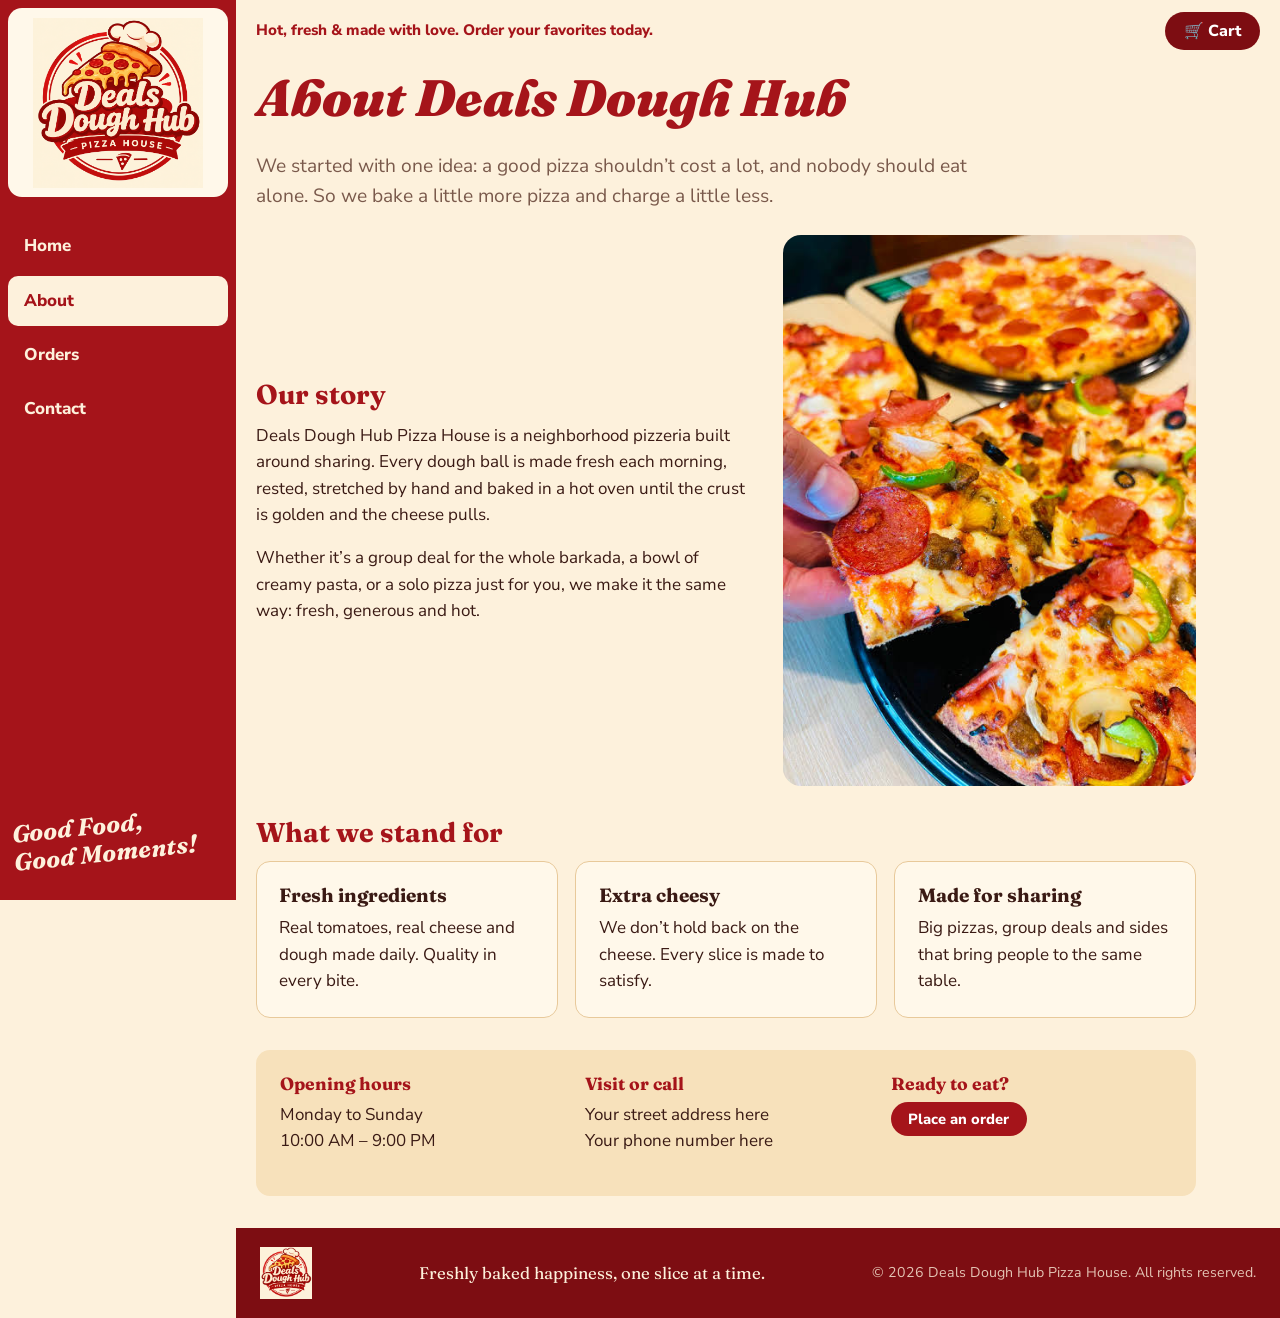
<file: about.html>
<!DOCTYPE html>
<html lang="en">
<head>
  <meta charset="UTF-8">
  <meta name="viewport" content="width=device-width, initial-scale=1">
  <title>About | Deals Dough Hub Pizza House</title>
  <link rel="preconnect" href="https://fonts.googleapis.com">
  <link rel="preconnect" href="https://fonts.gstatic.com" crossorigin>
  <link href="https://fonts.googleapis.com/css2?family=Fraunces:ital,opsz,wght@0,9..144,500;0,9..144,800;1,9..144,700;1,9..144,900&family=Nunito+Sans:wght@400;600;800&display=swap" rel="stylesheet">
  <link rel="stylesheet" href="style.css">
</head>
<body>
  <aside class="sidebar">
    <a class="logo" href="index.html" aria-label="Deals Dough Hub Pizza House, home">
     
      <img src="m1.jpg.png" alt="Deals Dough Hub Pizza House logo">
    </a>
    <nav class="nav" aria-label="Main">
      <a href="index.html">Home</a>
      <a href="about.html" class="active" aria-current="page">About</a>
      <a href="orders.html">Orders</a>
      <a href="contact.html">Contact</a>
    </nav>
    <p class="sidebar-tag">Good Food,<br>Good Moments!</p>
  </aside>

  <div class="main">
    <header class="topbar">
      <p>Hot, fresh &amp; made with love. Order your favorites today.</p>
      <a class="btn btn-dark" href="orders.html">🛒 Cart</a>
    </header>

    <main class="page">
      <h1 class="page-title">About Deals Dough Hub</h1>
      <p class="lead">We started with one idea: a good pizza shouldn&rsquo;t cost a lot, and nobody should eat alone. So we bake a little more pizza and charge a little less.</p>

      <section class="split">
        <div>
          <h2>Our story</h2>
          <p>Deals Dough Hub Pizza House is a neighborhood pizzeria built around sharing. Every dough ball is made fresh each morning, rested, stretched by hand and baked in a hot oven until the crust is golden and the cheese pulls.</p>
          <p>Whether it&rsquo;s a group deal for the whole barkada, a bowl of creamy pasta, or a solo pizza just for you, we make it the same way: fresh, generous and hot.</p>
        </div>
        <img class="rounded" src="pizza2.jpg" alt="Garden veggie pizza">
      </section>

      <section>
        <h2>What we stand for</h2>
        <div class="cards three">
          <article class="panel"><h3>Fresh ingredients</h3><p>Real tomatoes, real cheese and dough made daily. Quality in every bite.</p></article>
          <article class="panel"><h3>Extra cheesy</h3><p>We don&rsquo;t hold back on the cheese. Every slice is made to satisfy.</p></article>
          <article class="panel"><h3>Made for sharing</h3><p>Big pizzas, group deals and sides that bring people to the same table.</p></article>
        </div>
      </section>

      <section class="info">
        <div><h3>Opening hours</h3><p>Monday to Sunday<br>10:00 AM &ndash; 9:00 PM</p></div>
        <div><h3>Visit or call</h3><p>Your street address here<br>Your phone number here</p></div>
        <div><h3>Ready to eat?</h3><p><a class="btn btn-sm" href="orders.html">Place an order</a></p></div>
      </section>
    </main>
    
       <footer class="footer">    
      <a class="footer-logo" href="index.html">
        <img src="m1.jpg.png" alt="Deals Dough Hub Pizza House logo">
      </a>
     
      <span>Freshly baked happiness, one slice at a time.</span>
      <small>&copy; 2026 Deals Dough Hub Pizza House. All rights reserved.</small>
    </footer>
  </div>

</body>
</html>
</file>
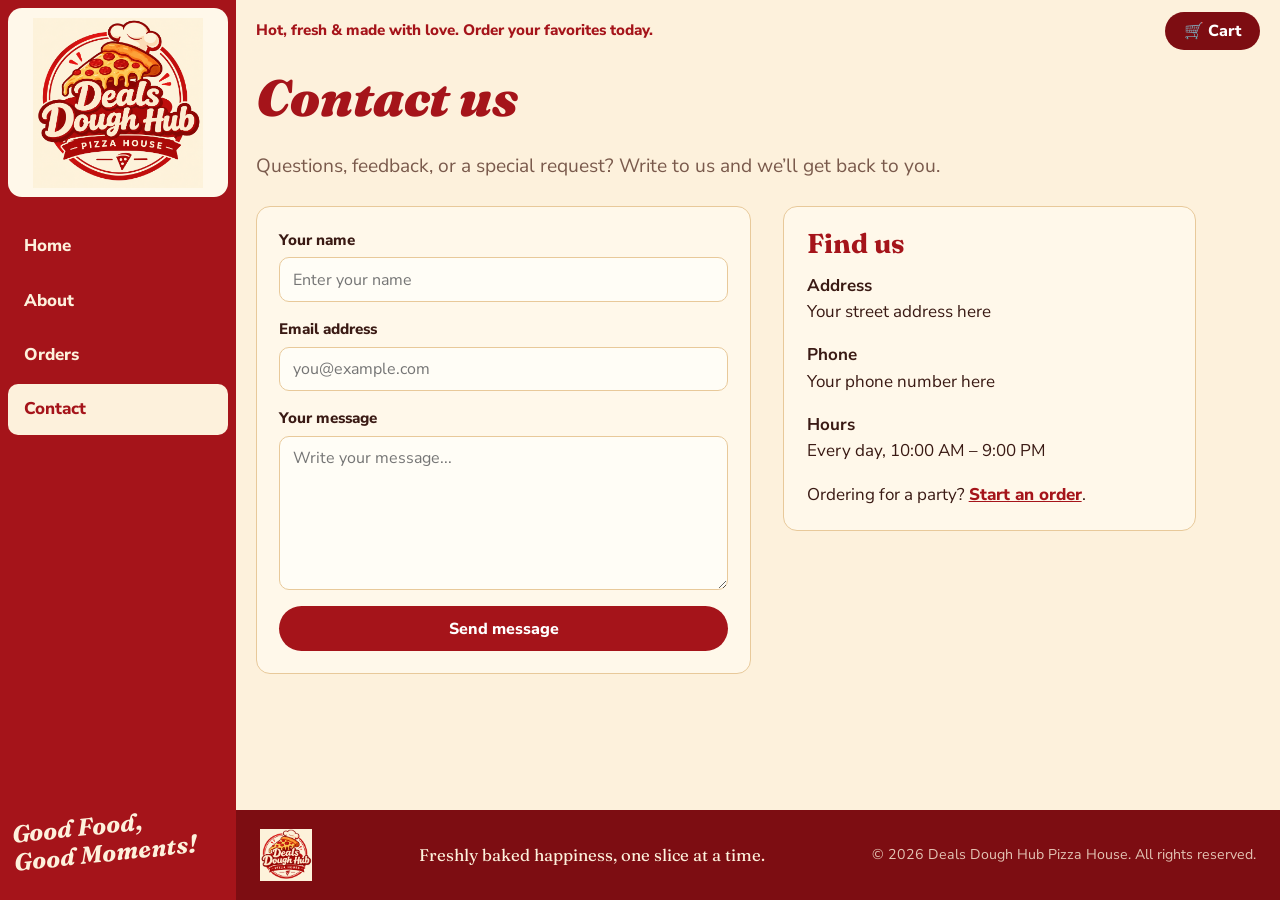
<file: contact.html>
<!DOCTYPE html>
<html lang="en">
<head>
  <meta charset="UTF-8">
  <meta name="viewport" content="width=device-width, initial-scale=1">
  <title>Contact | Deals Dough Hub Pizza House</title>
  <link rel="preconnect" href="https://fonts.googleapis.com">
  <link rel="preconnect" href="https://fonts.gstatic.com" crossorigin>
  <link href="https://fonts.googleapis.com/css2?family=Fraunces:ital,opsz,wght@0,9..144,500;0,9..144,800;1,9..144,700;1,9..144,900&family=Nunito+Sans:wght@400;600;800&display=swap" rel="stylesheet">
  <link rel="stylesheet" href="style.css">
</head>
<body>
   <aside class="sidebar">
       <a class="logo" href="index.html" aria-label="Deals Dough Hub Pizza House, home">
     
      <img src="m1.jpg.png" alt="Deals Dough Hub Pizza House logo">
    </a>
    <nav class="nav" aria-label="Main">
      <a href="index.html">Home</a>
      <a href="about.html">About</a>
      <a href="orders.html">Orders</a>
      <a href="contact.html" class="active" aria-current="page">Contact</a>
    </nav>
    <p class="sidebar-tag">Good Food,<br>Good Moments!</p>
  </aside>

  <div class="main">
    <header class="topbar">
      <p>Hot, fresh &amp; made with love. Order your favorites today.</p>
      <a class="btn btn-dark" href="orders.html">🛒 Cart</a>
    </header>

    <main class="page">
      <h1 class="page-title">Contact us</h1>
      <p class="lead">Questions, feedback, or a special request? Write to us and we&rsquo;ll get back to you.</p>
      <div class="split contact">
        <form class="panel contact-form" action="mailto:hello@dealsdoughhub.example" method="post" enctype="text/plain">
          <label>Your name<input type="text" name="Name" placeholder="Enter your name" required autocomplete="name"></label>
          <label>Email address<input type="email" name="Email" placeholder="you@example.com" required autocomplete="email"></label>
          <label>Your message<textarea name="Message" rows="6" placeholder="Write your message..." required></textarea></label>
          <button class="btn" type="submit">Send message</button>
        </form>
        <aside class="panel">
          <h2>Find us</h2>
          <p><strong>Address</strong><br>Your street address here</p>
          <p><strong>Phone</strong><br>Your phone number here</p>
          <p><strong>Hours</strong><br>Every day, 10:00 AM &ndash; 9:00 PM</p>
          <p>Ordering for a party? <a class="text-link" href="orders.html">Start an order</a>.</p>
        </aside>
      </div>
    </main>
    <footer class="footer">    
      <a class="footer-logo" href="index.html">
        <img src="m1.jpg.png" alt="Deals Dough Hub Pizza House logo">
      </a>
     
      <span>Freshly baked happiness, one slice at a time.</span>
      <small>&copy; 2026 Deals Dough Hub Pizza House. All rights reserved.</small>
    </footer>
  </div>

</body>
</html>
</file>
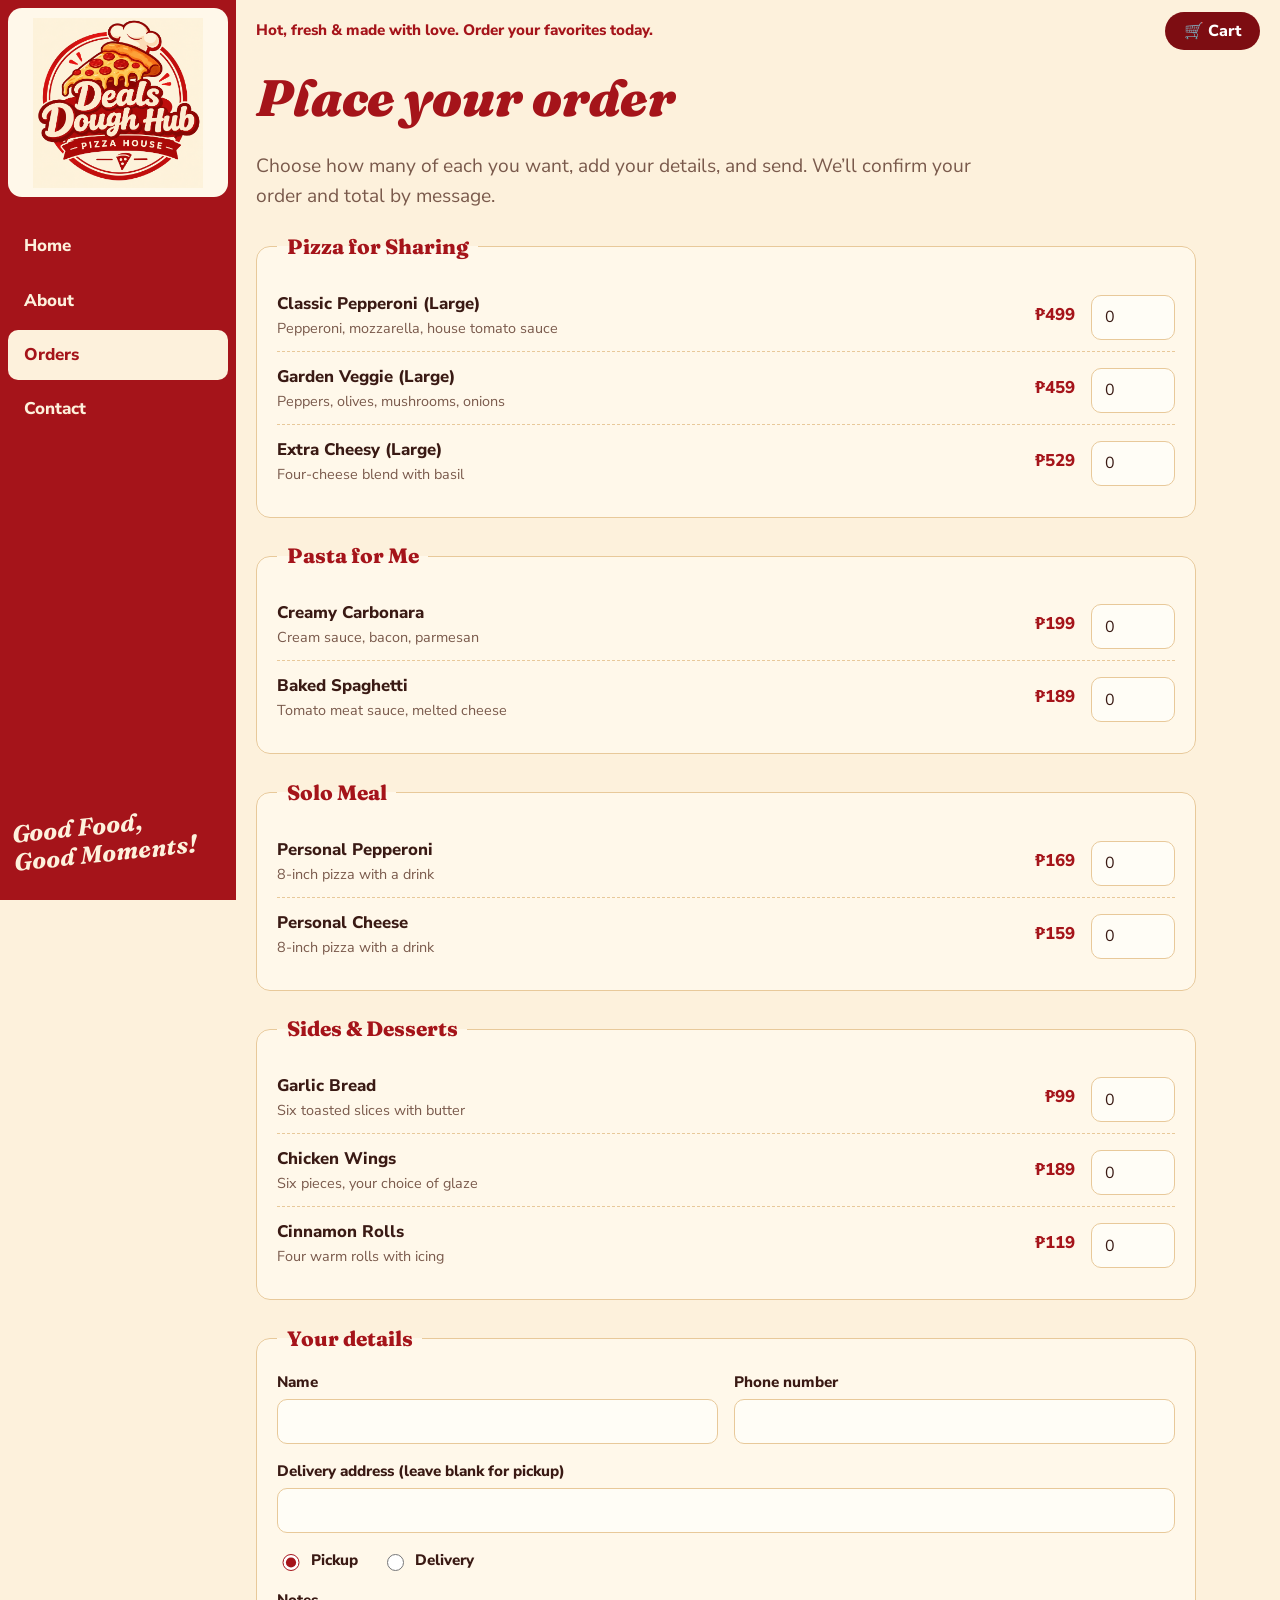
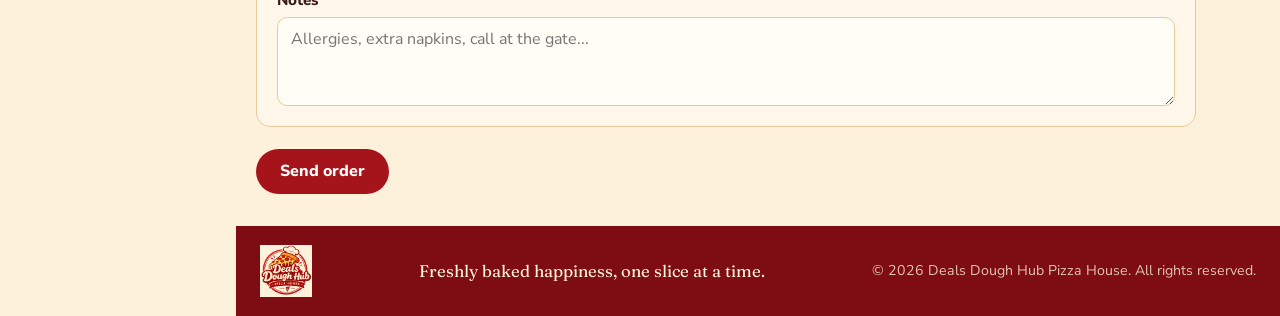
<file: orders.html>
<!DOCTYPE html>
<html lang="en">
<head>
  <meta charset="UTF-8">
  <meta name="viewport" content="width=device-width, initial-scale=1">
  <title>Orders | Deals Dough Hub Pizza House</title>
  <link rel="preconnect" href="https://fonts.googleapis.com">
  <link rel="preconnect" href="https://fonts.gstatic.com" crossorigin>
  <link href="https://fonts.googleapis.com/css2?family=Fraunces:ital,opsz,wght@0,9..144,500;0,9..144,800;1,9..144,700;1,9..144,900&family=Nunito+Sans:wght@400;600;800&display=swap" rel="stylesheet">
  <link rel="stylesheet" href="style.css">
</head>
<body>
  <aside class="sidebar">
    <a class="logo" href="index.html" aria-label="Deals Dough Hub Pizza House, home">
     
      <img src="m1.jpg.png" alt="Deals Dough Hub Pizza House logo">
    </a>
    <nav class="nav" aria-label="Main">
      <a href="index.html">Home</a>
      <a href="about.html">About</a>
      <a href="orders.html" class="active" aria-current="page">Orders</a>
      <a href="contact.html">Contact</a>
    </nav>
    <p class="sidebar-tag">Good Food,<br>Good Moments!</p>
  </aside>

  <div class="main">
    <header class="topbar">
      <p>Hot, fresh &amp; made with love. Order your favorites today.</p>
      <a class="btn btn-dark" href="orders.html">🛒 Cart</a>
    </header>

    <main class="page">
      <h1 class="page-title">Place your order</h1>
      <p class="lead">Choose how many of each you want, add your details, and send. We&rsquo;ll confirm your order and total by message.</p>

      <form class="order-form" action="mailto:orders@dealsdoughhub.example" method="post" enctype="text/plain">
        <fieldset id="sharing">
          <legend>Pizza for Sharing</legend>
          <ul class="items">
          <li class="item">
            <div><label for="sharing_1">Classic Pepperoni (Large)</label><p>Pepperoni, mozzarella, house tomato sauce</p></div>
            <span class="price">&#8369;499</span>
            <input type="number" id="sharing_1" name="Classic Pepperoni (Large)" min="0" max="20" value="0" aria-label="Quantity of Classic Pepperoni (Large)">
          </li>
          <li class="item">
            <div><label for="sharing_2">Garden Veggie (Large)</label><p>Peppers, olives, mushrooms, onions</p></div>
            <span class="price">&#8369;459</span>
            <input type="number" id="sharing_2" name="Garden Veggie (Large)" min="0" max="20" value="0" aria-label="Quantity of Garden Veggie (Large)">
          </li>
          <li class="item">
            <div><label for="sharing_3">Extra Cheesy (Large)</label><p>Four-cheese blend with basil</p></div>
            <span class="price">&#8369;529</span>
            <input type="number" id="sharing_3" name="Extra Cheesy (Large)" min="0" max="20" value="0" aria-label="Quantity of Extra Cheesy (Large)">
          </li>
          </ul>
        </fieldset>
        <fieldset id="pasta">
          <legend>Pasta for Me</legend>
          <ul class="items">
          <li class="item">
            <div><label for="pasta_1">Creamy Carbonara</label><p>Cream sauce, bacon, parmesan</p></div>
            <span class="price">&#8369;199</span>
            <input type="number" id="pasta_1" name="Creamy Carbonara" min="0" max="20" value="0" aria-label="Quantity of Creamy Carbonara">
          </li>
          <li class="item">
            <div><label for="pasta_2">Baked Spaghetti</label><p>Tomato meat sauce, melted cheese</p></div>
            <span class="price">&#8369;189</span>
            <input type="number" id="pasta_2" name="Baked Spaghetti" min="0" max="20" value="0" aria-label="Quantity of Baked Spaghetti">
          </li>
          </ul>
        </fieldset>
        <fieldset id="solo">
          <legend>Solo Meal</legend>
          <ul class="items">
          <li class="item">
            <div><label for="solo_1">Personal Pepperoni</label><p>8-inch pizza with a drink</p></div>
            <span class="price">&#8369;169</span>
            <input type="number" id="solo_1" name="Personal Pepperoni" min="0" max="20" value="0" aria-label="Quantity of Personal Pepperoni">
          </li>
          <li class="item">
            <div><label for="solo_2">Personal Cheese</label><p>8-inch pizza with a drink</p></div>
            <span class="price">&#8369;159</span>
            <input type="number" id="solo_2" name="Personal Cheese" min="0" max="20" value="0" aria-label="Quantity of Personal Cheese">
          </li>
          </ul>
        </fieldset>
        <fieldset id="sides">
          <legend>Sides &amp; Desserts</legend>
          <ul class="items">
          <li class="item">
            <div><label for="sides_1">Garlic Bread</label><p>Six toasted slices with butter</p></div>
            <span class="price">&#8369;99</span>
            <input type="number" id="sides_1" name="Garlic Bread" min="0" max="20" value="0" aria-label="Quantity of Garlic Bread">
          </li>
          <li class="item">
            <div><label for="sides_2">Chicken Wings</label><p>Six pieces, your choice of glaze</p></div>
            <span class="price">&#8369;189</span>
            <input type="number" id="sides_2" name="Chicken Wings" min="0" max="20" value="0" aria-label="Quantity of Chicken Wings">
          </li>
          <li class="item">
            <div><label for="sides_3">Cinnamon Rolls</label><p>Four warm rolls with icing</p></div>
            <span class="price">&#8369;119</span>
            <input type="number" id="sides_3" name="Cinnamon Rolls" min="0" max="20" value="0" aria-label="Quantity of Cinnamon Rolls">
          </li>
          </ul>
        </fieldset>

        <fieldset>
          <legend>Your details</legend>
          <div class="fields">
            <label>Name<input type="text" name="Customer name" required autocomplete="name"></label>
            <label>Phone number<input type="tel" name="Phone" required autocomplete="tel"></label>
            <label class="wide">Delivery address (leave blank for pickup)<input type="text" name="Address" autocomplete="street-address"></label>
            <div class="wide choice" role="radiogroup" aria-label="Pickup or delivery">
              <label><input type="radio" name="Method" value="Pickup" checked> Pickup</label>
              <label><input type="radio" name="Method" value="Delivery"> Delivery</label>
            </div>
            <label class="wide">Notes<textarea name="Notes" rows="3" placeholder="Allergies, extra napkins, call at the gate..."></textarea></label>
          </div>
        </fieldset>
        <button class="btn" type="submit">Send order</button>
      </form>
    </main>
     <footer class="footer">    
      <a class="footer-logo" href="index.html">
        <img src="m1.jpg.png" alt="Deals Dough Hub Pizza House logo">
      </a>
     
      <span>Freshly baked happiness, one slice at a time.</span>
      <small>&copy; 2026 Deals Dough Hub Pizza House. All rights reserved.</small>
    </footer>
  </div>

</body>
</html>
</file>
<file: style.css>
:root {
    --cream: #fdf1dc;
    --cream-2: #f7e1bb;
    --paper: #fff8ea;
    --red: #a5141a;
    --red-dark: #7d0d12;
    --tomato: #d6342c;
    --ink: #3a1a14;
    --muted: #7a5a4c;
    --line: #e8c99a;
    --side: 236px;

    --display: 'Fraunces', Georgia, 'Times New Roman', serif;
    --body: 'Nunito Sans', 'Segoe UI', system-ui, sans-serif;
}

/* ---------- General Styles ---------- */

* {
    box-sizing: border-box;
}

html {
    scroll-behavior: smooth;
}

body {
    margin: 0;
    display: grid;
    grid-template-columns: var(--side) 1fr;
    min-height: 100vh;
    background: var(--cream);
    color: var(--ink);
    font-family: var(--body);
    font-size: 17px;
    line-height: 1.55;
}

img {
    max-width: 100%;
    display: block;
}

h1, h2, h3 {
    font-family: var(--display);
    line-height: 1.1;
    margin: 0 0 .5em;
    color: var(--red);
}

p {
    margin: 0 0 1em;
}

a {
    color: inherit;
}

:focus-visible {
    outline: 3px solid var(--tomato);
    outline-offset: 3px;
}

/* ---------- Sidebar ---------- */

.sidebar {
    background: var(--red);
    color: var(--cream);
    position: sticky;
    top: 0;
    height: 100vh;
    display: flex;
    flex-direction: column;
    padding: 0 0 1.5rem;
}

.logo {
    display: grid;
    place-items: center;
    margin: .5rem;
    padding: .6rem;
    min-height: 150px;
    border-radius: 14px;
    background: var(--paper);
    text-decoration: none;
}

.logo img {
    width: 100%;
    height: auto;
    max-height: 170px;
    object-fit: contain;
}

.nav {
    display: flex;
    flex-direction: column;
    gap: .25rem;
    padding: 1rem .5rem;
}

.nav a {
    padding: .75rem 1rem;
    border-radius: 10px;
    text-decoration: none;
    font-weight: 800;
    color: var(--cream);
}

.nav a:hover {
    background: rgba(255,255,255,.14);
}

.nav a.active {
    background: var(--cream);
    color: var(--red);
}

.sidebar-tag {
    margin: auto 1rem 0;
    font-family: var(--display);
    font-style: italic;
    font-weight: 700;
    font-size: 1.5rem;
    line-height: 1.15;
    transform: rotate(-6deg);
    transform-origin: left bottom;
}

/* ---------- Main Shell ---------- */

.main {
    display: flex;
    flex-direction: column;
    min-width: 0;
}

main {
    flex: 1;
    padding: 0 1.25rem 2rem;
}

.topbar {
    display: flex;
    justify-content: space-between;
    align-items: center;
    gap: 1rem;
    padding: .75rem 1.25rem;
    font-weight: 800;
    color: var(--red);
    font-size: .95rem;
}

.topbar p {
    margin: 0;
}

/* ---------- Buttons ---------- */

.btn {
    display: inline-block;
    padding: .7rem 1.5rem;
    border: 0;
    border-radius: 99px;
    background: var(--red);
    color: #fff;
    font: 800 1rem var(--body);
    text-decoration: none;
    cursor: pointer;
    transition: background .15s, transform .15s;
}

.btn:hover {
    background: var(--red-dark);
    transform: translateY(-1px);
}

.btn-dark {
    background: var(--red-dark);
    padding: .5rem 1.2rem;
}

.btn-sm {
    padding: .45rem 1.1rem;
    font-size: .92rem;
}

.btn-light {
    background: var(--cream);
    color: var(--red);
}

.btn-light:hover {
    background: #fff;
}

.text-link {
    font-weight: 800;
    color: var(--red);
}

/* ---------- Home Hero ---------- */

.hero {
    display: grid;
    grid-template-columns: 1.05fr 1fr;
    align-items: center;
    gap: 1rem;
    overflow: hidden;
    border-radius: 18px;
    background: linear-gradient(110deg, var(--paper) 55%, var(--red) 55.2%);
    min-height: 380px;
}

.hero-text {
    padding: 2rem 2rem 2rem 2.5rem;
    text-align: center;
}

.brand-title {
    font-style: italic;
    font-weight: 900;
    font-size: clamp(2.6rem, 5.2vw, 4.4rem);
    margin: 0;
}

.brand-sub {
    margin: .2rem 0 1rem;
    font-family: var(--display);
    font-weight: 800;
    font-size: 1.5rem;
    letter-spacing: .3em;
    text-transform: uppercase;
    color: var(--red);
}

.tagline {
    font-family: var(--display);
    font-size: 1.6rem;
    line-height: 1.2;
    margin-bottom: 1.25rem;
}

.tagline em {
    font-weight: 900;
    font-size: 1.25em;
    color: var(--red);
}

.slider {
    position: relative;
    height: 100%;
    min-height: 380px;
    display: grid;
    place-items: center;
    padding: 1.5rem;
}

.slide {
    grid-area: 1/1;
    margin: 0;
    width: min(100%, 340px);
    text-align: center;
    color: #fff;
    opacity: 0;
    transition: opacity .8s ease;
    pointer-events: none;
}

.slide.is-active {
    opacity: 1;
    pointer-events: auto;
}

.slide img {
    border-radius: 50%;
    box-shadow: 0 14px 30px rgba(0,0,0,.35);
}

.slide figcaption {
    margin-top: .7rem;
    font-family: var(--display);
    font-style: italic;
    font-weight: 700;
    font-size: 1.25rem;
}

.stamp {
    position: absolute;
    right: 1rem;
    bottom: 2.6rem;
    display: grid;
    place-items: center;
    width: 104px;
    height: 104px;
    border-radius: 50%;
    background: var(--cream);
    color: var(--red);
    border: 3px dashed var(--red);
    font-family: var(--display);
    font-weight: 900;
    font-style: italic;
    text-align: center;
    line-height: 1;
    transform: rotate(-12deg);
}

.dots {
    position: absolute;
    left: 0;
    right: 0;
    bottom: .8rem;
    display: flex;
    justify-content: center;
    gap: .5rem;
}

.dot {
    width: 12px;
    height: 12px;
    padding: 0;
    border-radius: 50%;
    border: 2px solid var(--cream);
    background: transparent;
    cursor: pointer;
}

.dot.is-active {
    background: var(--cream);
}

/* ---------- Perks Strip ---------- */

.perks {
    list-style: none;
    margin: 0;
    padding: 1.2rem .5rem;
    display: grid;
    grid-template-columns: repeat(4, 1fr);
}

.perks li {
    padding: 0 1rem;
    border-left: 1px solid var(--line);
}

.perks li:first-child {
    border-left: 0;
}

.perks strong {
    display: block;
    font-family: var(--display);
    font-size: 1.05rem;
}

.perks span {
    color: var(--muted);
    font-size: .92rem;
}

/* ---------- Sections & Cards ---------- */

.section {
    padding: .5rem 0 1.5rem;
}

.section-head {
    display: flex;
    justify-content: space-between;
    align-items: baseline;
    gap: 1rem;
}

.section-head h2 {
    font-size: 2.4rem;
    font-style: italic;
    font-weight: 900;
}

.cards {
    display: grid;
    grid-template-columns: repeat(3, 1fr);
    gap: 1.1rem;
}

.card {
    display: grid;
    grid-template-columns: 130px 1fr;
    align-items: center;
    gap: 1rem;
    padding: 1rem;
    border: 1px solid var(--line);
    border-radius: 14px;
    background: var(--paper);
}

.card img {
    border-radius: 50%;
}

.card h3 {
    font-size: 1.25rem;
    margin-bottom: .15rem;
    color: var(--ink);
}

.card p {
    margin-bottom: .7rem;
    color: var(--muted);
}

.cta-band {
    display: flex;
    justify-content: space-between;
    align-items: center;
    gap: 1.5rem;
    padding: 1.6rem 2rem;
    border-radius: 16px;
    background: var(--red);
    color: var(--cream);
}

.cta-band h2 {
    margin: 0 0 .2rem;
    color: var(--cream);
    font-style: italic;
    font-size: 2rem;
}

.cta-band p {
    margin: 0;
}

/* ---------- Inner Pages ---------- */

.page {
    max-width: 980px;
    padding-top: .5rem;
}

.page-title {
    font-size: clamp(2.2rem, 4vw, 3.2rem);
    font-style: italic;
    font-weight: 900;
}

.lead {
    font-size: 1.2rem;
    max-width: 62ch;
    color: var(--muted);
}

.page h2 {
    font-size: 1.7rem;
}

.split {
    display: grid;
    grid-template-columns: 1.2fr 1fr;
    gap: 2rem;
    align-items: center;
    margin: 1.5rem 0 2rem;
}

.rounded {
    border-radius: 18px;
    background: var(--cream-2);
}

.cards.three {
    grid-template-columns: repeat(3, 1fr);
}

.panel {
    padding: 1.4rem;
    border: 1px solid var(--line);
    border-radius: 14px;
    background: var(--paper);
}

.panel h3 {
    font-size: 1.2rem;
    color: var(--ink);
}

.panel p:last-child {
    margin-bottom: 0;
}

.info {
    display: grid;
    grid-template-columns: repeat(3, 1fr);
    gap: 1.5rem;
    margin-top: 2rem;
    padding: 1.5rem;
    border-radius: 14px;
    background: var(--cream-2);
}

.info h3 {
    font-size: 1.1rem;
}

/* ---------- Forms ---------- */

label {
    display: block;
    font-weight: 800;
    font-size: .95rem;
}

input[type=text],
input[type=tel],
input[type=email],
input[type=number],
textarea {
    display: block;
    width: 100%;
    margin-top: .3rem;
    padding: .65rem .8rem;
    border: 1px solid var(--line);
    border-radius: 10px;
    background: #fffdf6;
    color: var(--ink);
    font: 400 1rem var(--body);
}

textarea {
    resize: vertical;
}

.contact-form {
    display: grid;
    gap: 1rem;
}

.contact {
    align-items: start;
}

fieldset {
    margin: 0 0 1.4rem;
    padding: 1rem 1.25rem 1.25rem;
    border: 1px solid var(--line);
    border-radius: 14px;
    background: var(--paper);
}

legend {
    padding: 0 .6rem;
    font-family: var(--display);
    font-weight: 800;
    font-size: 1.3rem;
    color: var(--red);
}

.items {
    list-style: none;
    margin: 0;
    padding: 0;
}

.item {
    display: grid;
    grid-template-columns: 1fr auto 84px;
    align-items: center;
    gap: 1rem;
    padding: .7rem 0;
    border-top: 1px dashed var(--line);
}

.item:first-child {
    border-top: 0;
}

.item label {
    font-size: 1.05rem;
}

.item p {
    margin: 0;
    color: var(--muted);
    font-size: .9rem;
}

.price {
    font-weight: 800;
    color: var(--red);
}

.fields {
    display: grid;
    grid-template-columns: 1fr 1fr;
    gap: 1rem;
}

.fields .wide {
    grid-column: 1/-1;
}

.choice {
    display: flex;
    gap: 1.5rem;
}

.choice label {
    display: flex;
    align-items: center;
    gap: .5rem;
}

.choice input {
    accent-color: var(--red);
    width: 1.1rem;
    height: 1.1rem;
}

/* ---------- Footer ---------- */

.footer {
    display: flex;
    justify-content: space-between;
    align-items: center;
    flex-wrap: wrap;
    gap: .5rem 1.5rem;
    padding: 1.2rem 1.5rem;
    background: var(--red-dark);
    color: var(--cream);
}

.footer span {
    font-family: var(--display);
    font-size: 1.05rem;
}

.footer small {
    opacity: .8;
}

.footer-logo {
    display: block;
}

.footer-logo img {
    height: 52px;
    width: auto;
}

/* ---------- Responsive ---------- */

@media (max-width: 1000px) {

    .cards,
    .cards.three {
        grid-template-columns: 1fr;
    }

    .hero {
        grid-template-columns: 1fr;
        background: var(--paper);
    }

    .slider {
        background: var(--red);
        min-height: 360px;
    }

    .perks {
        grid-template-columns: 1fr 1fr;
        row-gap: 1rem;
    }

    .perks li:nth-child(3) {
        border-left: 0;
    }

    .split,
    .info {
        grid-template-columns: 1fr;
    }
}

@media (max-width: 760px) {

    body {
        grid-template-columns: 1fr;
    }

    .sidebar {
        position: static;
        height: auto;
        flex-direction: row;
        flex-wrap: wrap;
        align-items: center;
        padding: .4rem;
    }

    .logo {
        margin: 0;
        padding: .3rem .7rem;
        min-height: 0;
    }

    .logo img {
        height: 40px;
        width: auto;
    }

    .nav {
        flex-direction: row;
        flex-wrap: wrap;
        padding: .4rem;
        flex: 1;
    }

    .nav a {
        padding: .5rem .8rem;
    }

    .sidebar-tag {
        display: none;
    }

    .topbar p {
        display: none;
    }

    .topbar {
        justify-content: flex-end;
    }

    .item {
        grid-template-columns: 1fr 76px;
    }

    .price {
        grid-column: 1;
        grid-row: 2;
    }

    .fields {
        grid-template-columns: 1fr;
    }

    .cta-band {
        flex-direction: column;
        align-items: flex-start;
    }
}

@media (prefers-reduced-motion: reduce) {

    * {
        transition: none !important;
        scroll-behavior: auto !important;
    }
}
</file>
